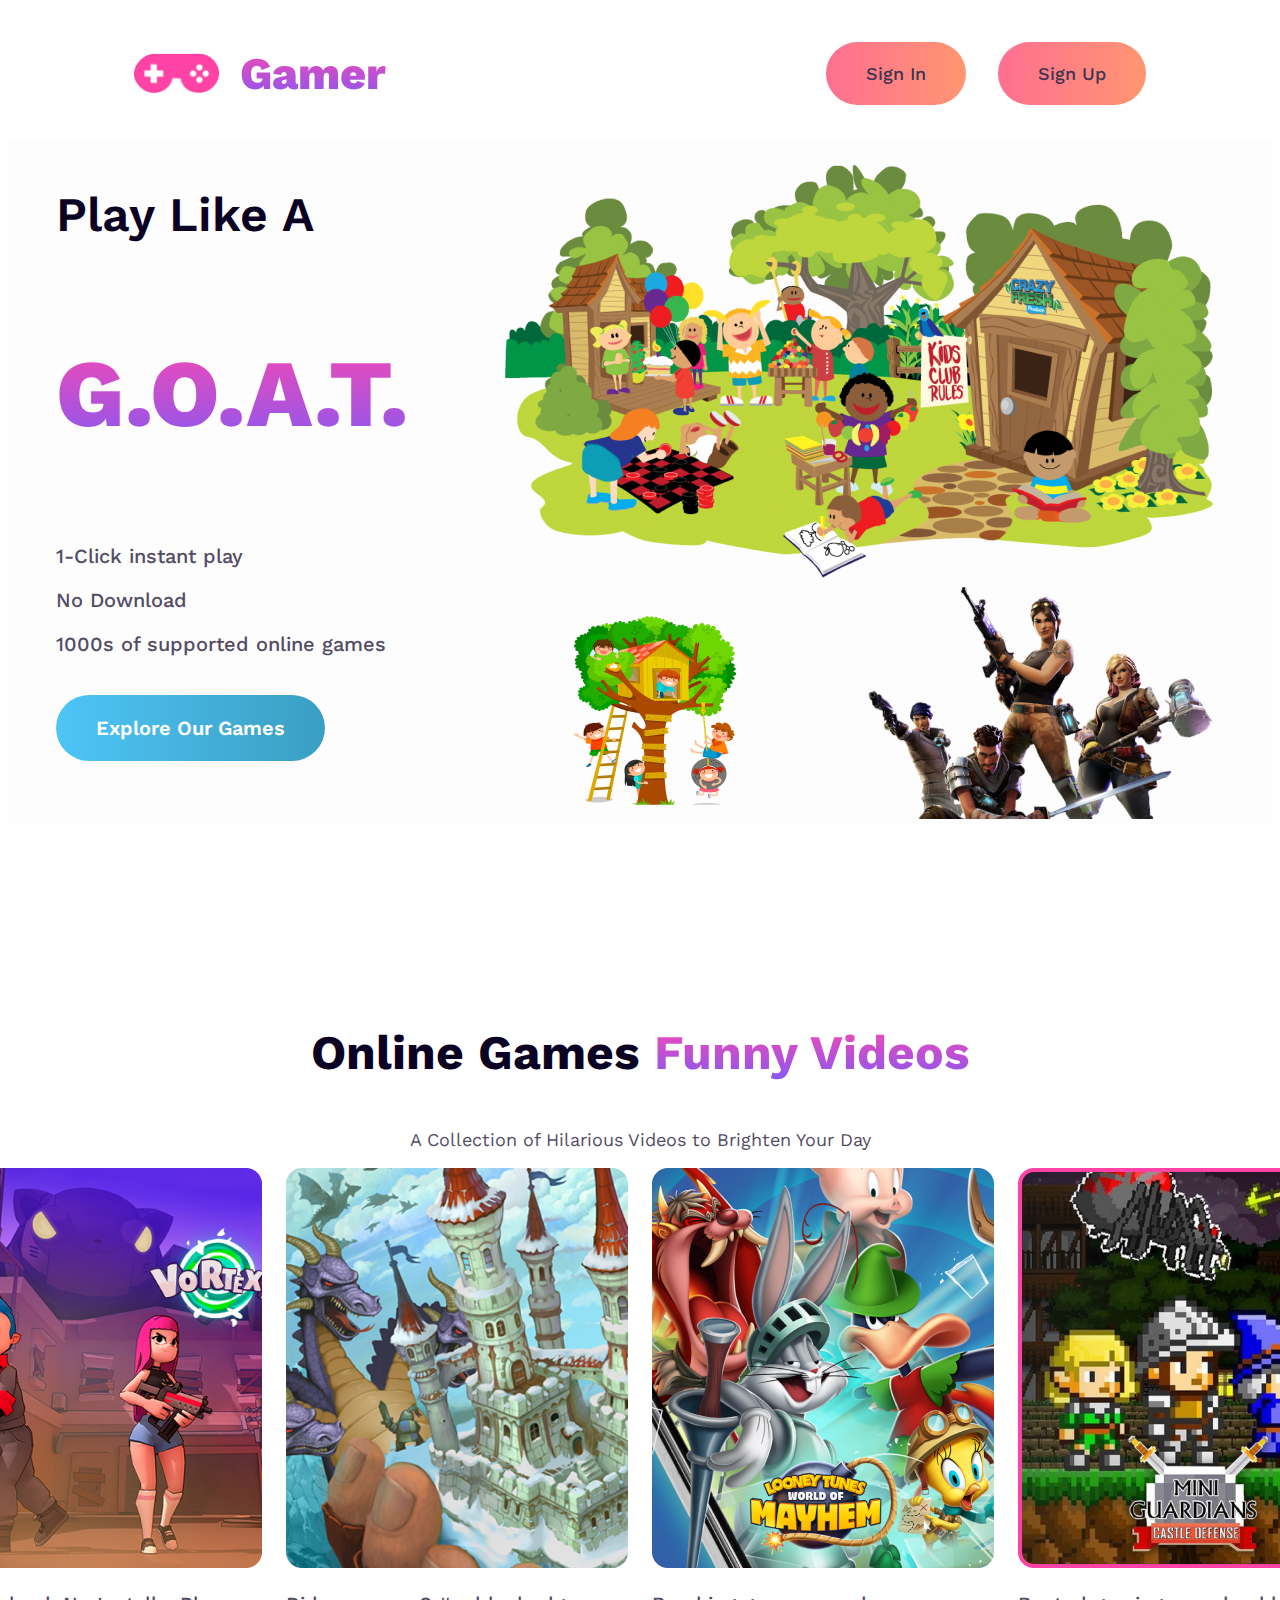
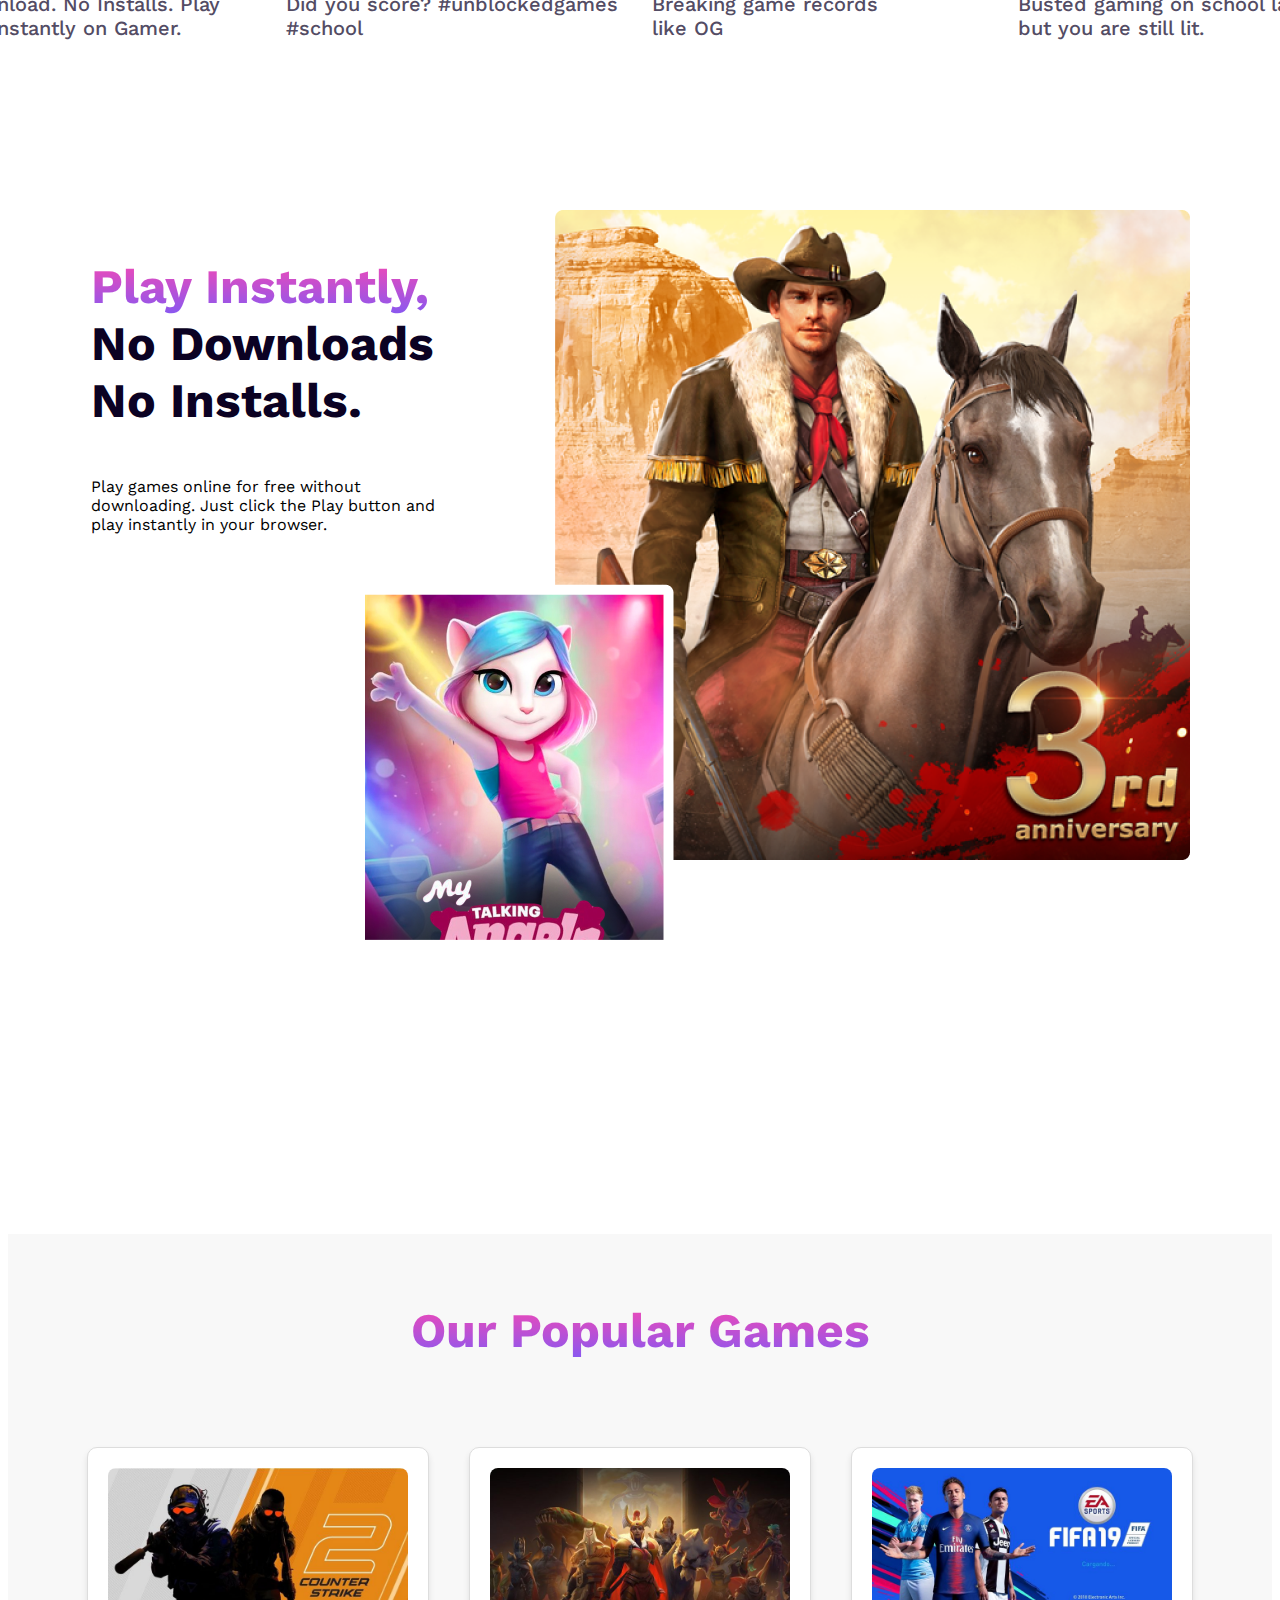
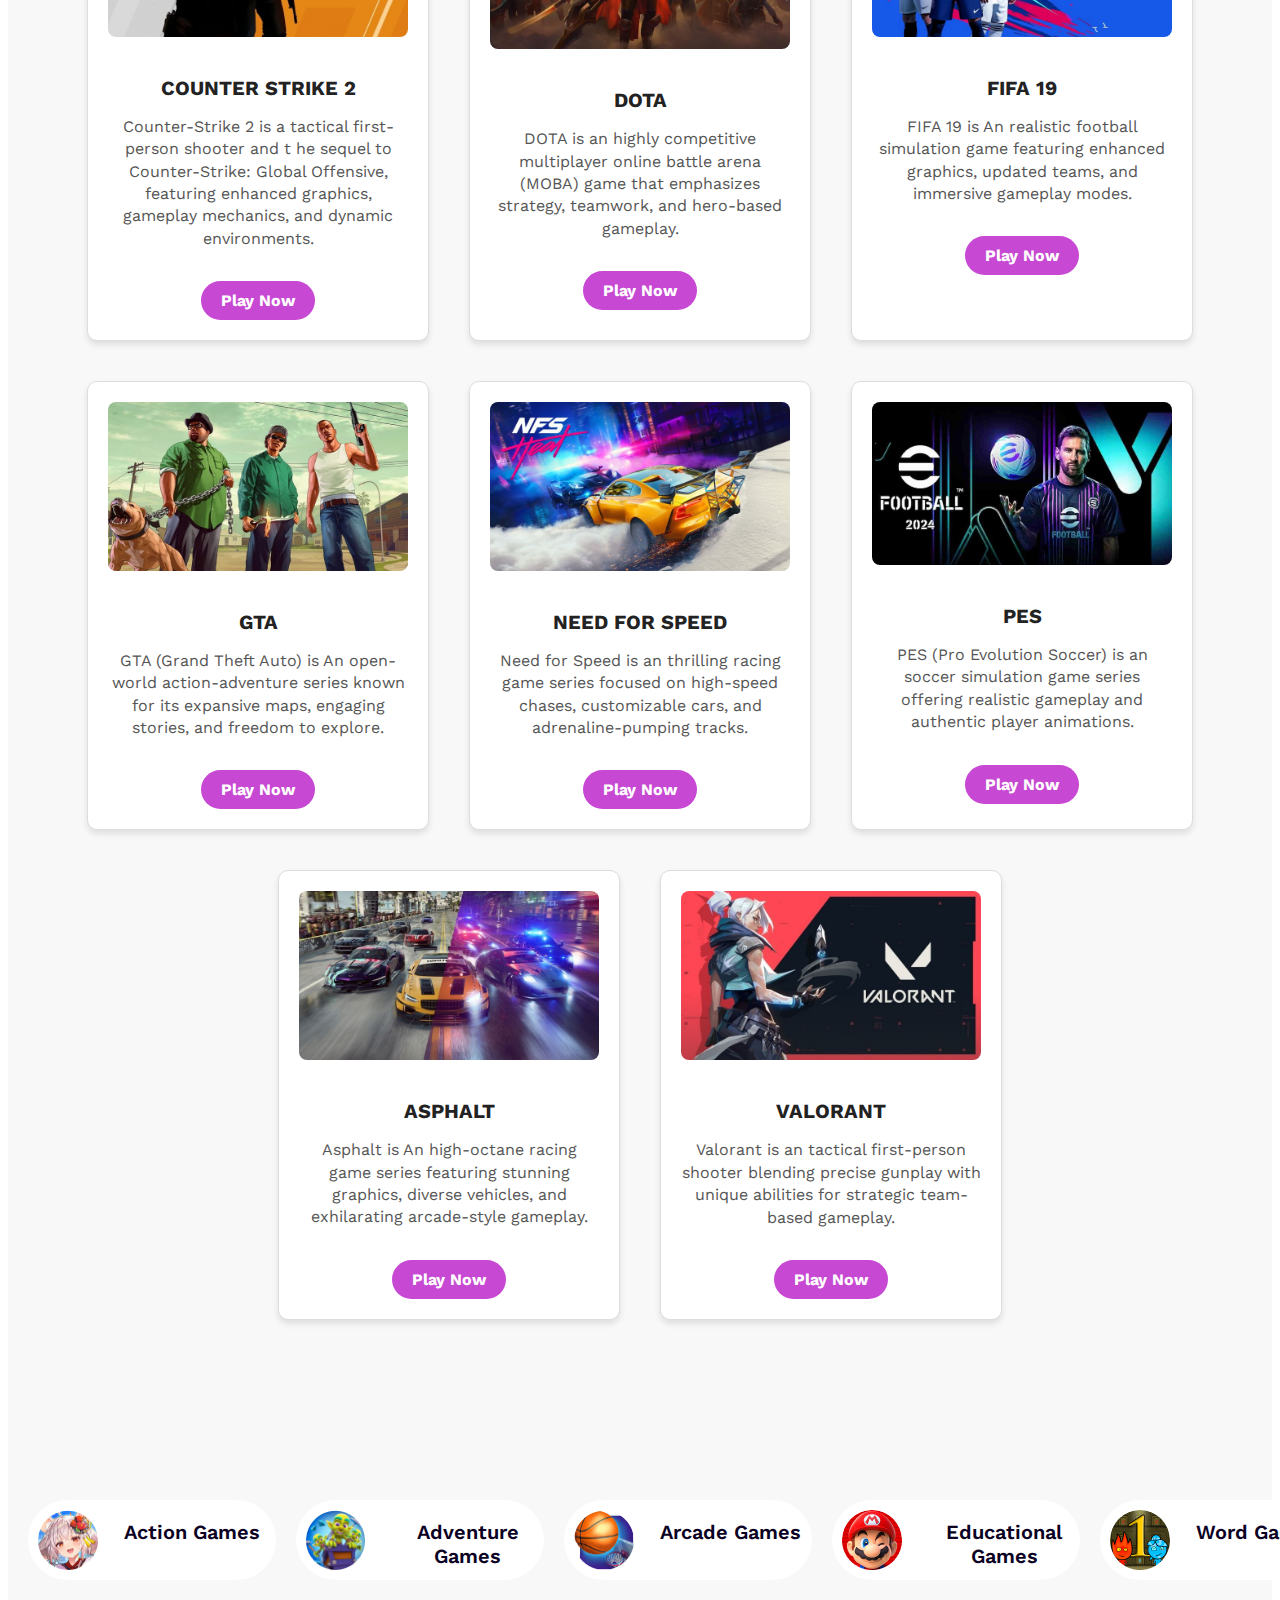
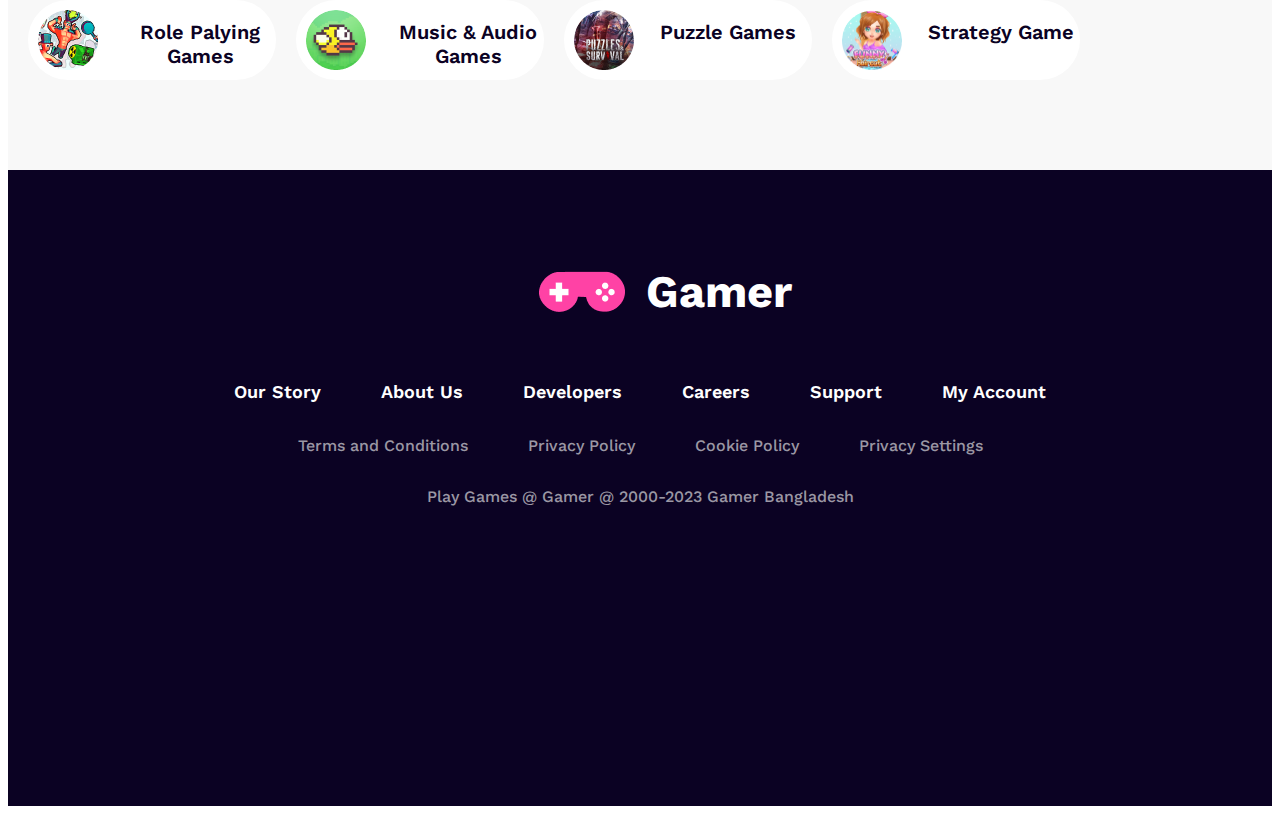
<file: index.html>
<!DOCTYPE html>
<html lang="en">

<head>
    <meta charset="UTF-8">
    <meta name="viewport" content="width=device-width, initial-scale=1.0">
    <link rel="shortcut icon" type="imag/png" href="images/Frame.png">
    <title>Gamer</title>
    <link rel="stylesheet" href="styles/styles.css">
    <link rel="stylesheet" href="styles/responsive.css">
</head>

<body>
    <header>
        <!-- Navbar Section start  -->
        <nav class="nav-container">
            <div class="nav-logo-container">
                <img class="nav-logo" src="images/Frame.png" alt="">
                <p class="nav-title">Gamer</p>

            </div>
            <div class="nav-item-container">
               
                <a class="sing-in-btn" href="signin/signin.html">Sign In</a>
                <a class="sing-up-btn" href="signUp/signup.html">Sign Up</a>

            </div>
        </nav>
        <!-- Navbar Section End  -->


        <!-- Banner section start -->
        <div class="banner">
            <div class="banner-container">
                <div class="banner-content">
                    <p class="banner-title">Play Like A</p>
                    <p class="banner-title-goat">G.O.A.T.</p>
                    <p class="banner-description">1-Click instant play</p>
                    <p class="banner-description">No Download</p>
                    <p class="banner-description">1000s of supported online games</p>
                </div>
                <div class="banner-btn">
                   
                    
                    <a class="explore-btn" href="exploreGames/explore.html">Explore Our Games</a>
                </div>
            </div>
            <div class="banner-images">
                <img src="images/Group 18.png" alt="">
            </div>
        </div>

        <!-- Banner section End -->
    </header>
    <main>
        <!-- Funny videos SeCtion start -->
        <div class="funny">
            <p class="funny-title">Online Games <span class="funny-video-color">Funny Videos</span></p>
            <p class="funny-description">A Collection of Hilarious Videos to Brighten Your Day</p>
            <div class="funny-content">
                <div class="funny-video">
                    <img src="images/Rectangle 4.png" alt="">
                    <p class="funny-video-description">No Download. No Installs. Play <br> games Instantly on Gamer.</p>
                </div>
                <div class="funny-video">
                    <img src="images/Rectangle 5.png" alt="">
                    <p class="funny-video-description">Did you score? #unblockedgames <br> #school</p>
                </div>
                <div class="funny-video">
                    <img src="images/Rectangle 6.png" alt="">
                    <p class="funny-video-description">Breaking game records <br> like OG</p>
                </div>
                <div class="funny-video">
                    <img src="images/Rectangle 7.png" alt="">
                    <p class="funny-video-description">Busted gaming on school laptop, <br> but you are still lit.</p>
                </div>
            </div>
        </div>
        <!-- Funny videos SeCtion End-->



        <!-- play SecTon -->
        <div class="play">
            <div class="play-content">
                <p class="play-content-title">
                    <span class="play-title-edit">Play Instantly, </span><br>No Downloads <br>No Installs.
                </p>
                <p class="play-content-description">
                    Play games online for free without <br>downloading. Just click the Play button and <br>play
                    instantly in your browser.
                </p>
            </div>
            <div class="play-image">
                <img src="images/Rectangle 55.png" alt="" class="main-img">
                <div class="sec-img">
                    <img src="images/Rectangle 66.png" alt="">
                </div>

            </div>
        </div>


        <!-- populer games -->
        <div class="game">
            <div class="title">
                <p>Our Popular Games</p>
            </div>
            <div class="cards">
                <!-- Card 1 -->
                <div class="card">
                    <img src="images/csgo.jpeg" alt="Game 1" class="card-image">
                    <p class="card-title">COUNTER STRIKE 2</p>
                    <p class="card-description">Counter-Strike 2 is a tactical first-person shooter and t
                        he sequel to Counter-Strike: Global Offensive, featuring enhanced graphics, gameplay mechanics, and dynamic environments.</p>
                    <button class="card-button">Play Now</button>
                </div>
                <!-- Card 2 -->
                <div class="card">
                    <img src="images/dota.jpeg" alt="dota" class="card-image">
                    <p class="card-title">DOTA</p>
                    <p class="card-description">
                        DOTA is an highly competitive multiplayer online battle arena (MOBA) game that emphasizes strategy, teamwork, and hero-based gameplay.</p>
                    <button class="card-button">Play Now</button>
                </div>
                <!-- Card 3 -->
                <div class="card">
                    <img src="images/fifa.jpeg" alt="Game 3" class="card-image">
                    <p class="card-title">FIFA 19</p>
                    <p class="card-description">FIFA 19 is An realistic football simulation game featuring enhanced graphics, updated teams, and immersive gameplay modes.</p>
                    <button class="card-button">Play Now</button>
                </div>
                <!-- Card 4 -->
                <div class="card">
                    <img src="images/gta.jpeg" alt="Game 4" class="card-image">
                    <p class="card-title">GTA</p>
                    <p class="card-description">GTA (Grand Theft Auto) is An open-world action-adventure series known for its expansive maps, engaging stories, and freedom to explore.</p>
                    <button class="card-button">Play Now</button>
                </div>
                <!-- Card 5 -->
                <div class="card">
                    <img src="images/nfs.jpeg" alt="Game 5" class="card-image">
                    <p class="card-title">NEED FOR SPEED</p>
                    <p class="card-description">Need for Speed is an thrilling racing game series focused on high-speed chases, customizable cars, and adrenaline-pumping tracks.</p>
                    <button class="card-button">Play Now</button>
                </div>
                <!-- Card 6 -->
                <div class="card">
                    <img src="images/pes.jpeg" alt="Game 6" class="card-image">
                    <p class="card-title">PES</p>
                    <p class="card-description">PES (Pro Evolution Soccer) is an soccer simulation game series offering realistic gameplay and authentic player animations.</p>
                    <button class="card-button">Play Now</button>
                </div>
                <!-- Card 7 -->
                <div class="card">
                    <img src="images/asphalt.jpeg" alt="Game 7" class="card-image">
                    <p class="card-title">ASPHALT</p>
                    <p class="card-description">
                        Asphalt is An high-octane racing game series featuring stunning graphics, diverse vehicles, and exhilarating arcade-style gameplay.</p>
                    <button class="card-button">Play Now</button>
                </div>
                <!-- Card 8 -->
                <div class="card">
                    <img src="images/valorant.jpeg" alt="Game 8" class="card-image">
                    <p class="card-title">VALORANT</p>
                    <p class="card-description">Valorant is an tactical first-person shooter blending precise gunplay with unique abilities for strategic team-based gameplay.</p>
                    <button class="card-button">Play Now</button>
                </div>
        </div>



        <!-- Catagory -->
        <div class="catagory">
            <div class="pc">
                <img class="cata-img" src="images/Rectangle 11.png" alt="">
                <p class="catagory-title">Action Games</p>
            </div>
            <div class="pc">
                <img class="cata-img" src="images/Rectangle 12.png" alt="">
                <p class="catagory-title">Adventure Games</p>
            </div>
            <div class="pc">
                <img class="cata-img" src="images/Rectangle 13.png" alt="">
                <p class="catagory-title">Arcade Games</p>
            </div>
            <div class="pc">
                <img class="cata-img" src="images/Rectangle 14.png" alt="">
                <p class="catagory-title">Educational Games</p>
            </div>
            <div class="pc">
                <img class="cata-img" src="images/Rectangle 15.png" alt="">
                <p class="catagory-title">Word Games</p>
            </div>
            <div class="pc">
                <img class="cata-img" src="images/Rectangle 16.png" alt="">
                <p class="catagory-title">Role Palying Games</p>
            </div>
            <div class="pc">
                <img class="cata-img" src="images/Rectangle 17.png" alt="">
                <p class="catagory-title">Music & Audio Games</p>
            </div>
            <div class="pc">
                <img class="cata-img" src="images/Rectangle 18.png" alt="">
                <p class="catagory-title">Puzzle Games</p>
            </div>
            <div class="pc">
                <img class="cata-img" src="images/Rectangle 19.png" alt="">
                <p class="catagory-title">Strategy Game</p>
            </div>

        </div>


    </main>
    <footer>
        <div class="footer">
            <div class="footer-title">
                <img class="footer-title-logo" src="images/Frame.png" alt="">
                <p class="footer-main-title"> <span class="g-color">G</span>amer</p>
            </div>
            <div class="LInks">
                <p class="link-title">Our Story</p>
                <p class="link-title">About Us</p>
                <p class="link-title">Developers</p>
                <p class="link-title">Careers</p>
                <p class="link-title">Support</p>
                <p class="link-title">My Account</p>
            </div>
            <!-- Terms and condition -->
            <div class="terms">
                <p class="tearms-title">Terms and Conditions</p>
                <p class="tearms-title">Privacy Policy</p>
                <p class="tearms-title">Cookie Policy</p>
                <p class="tearms-title">Privacy Settings</p>
            </div>
            <div class="copyright">
                <p>Play Games @ Gamer @ 2000-2023 Gamer Bangladesh</p>
            </div>


        </div>



    </footer>

</body>

</html>
</file>
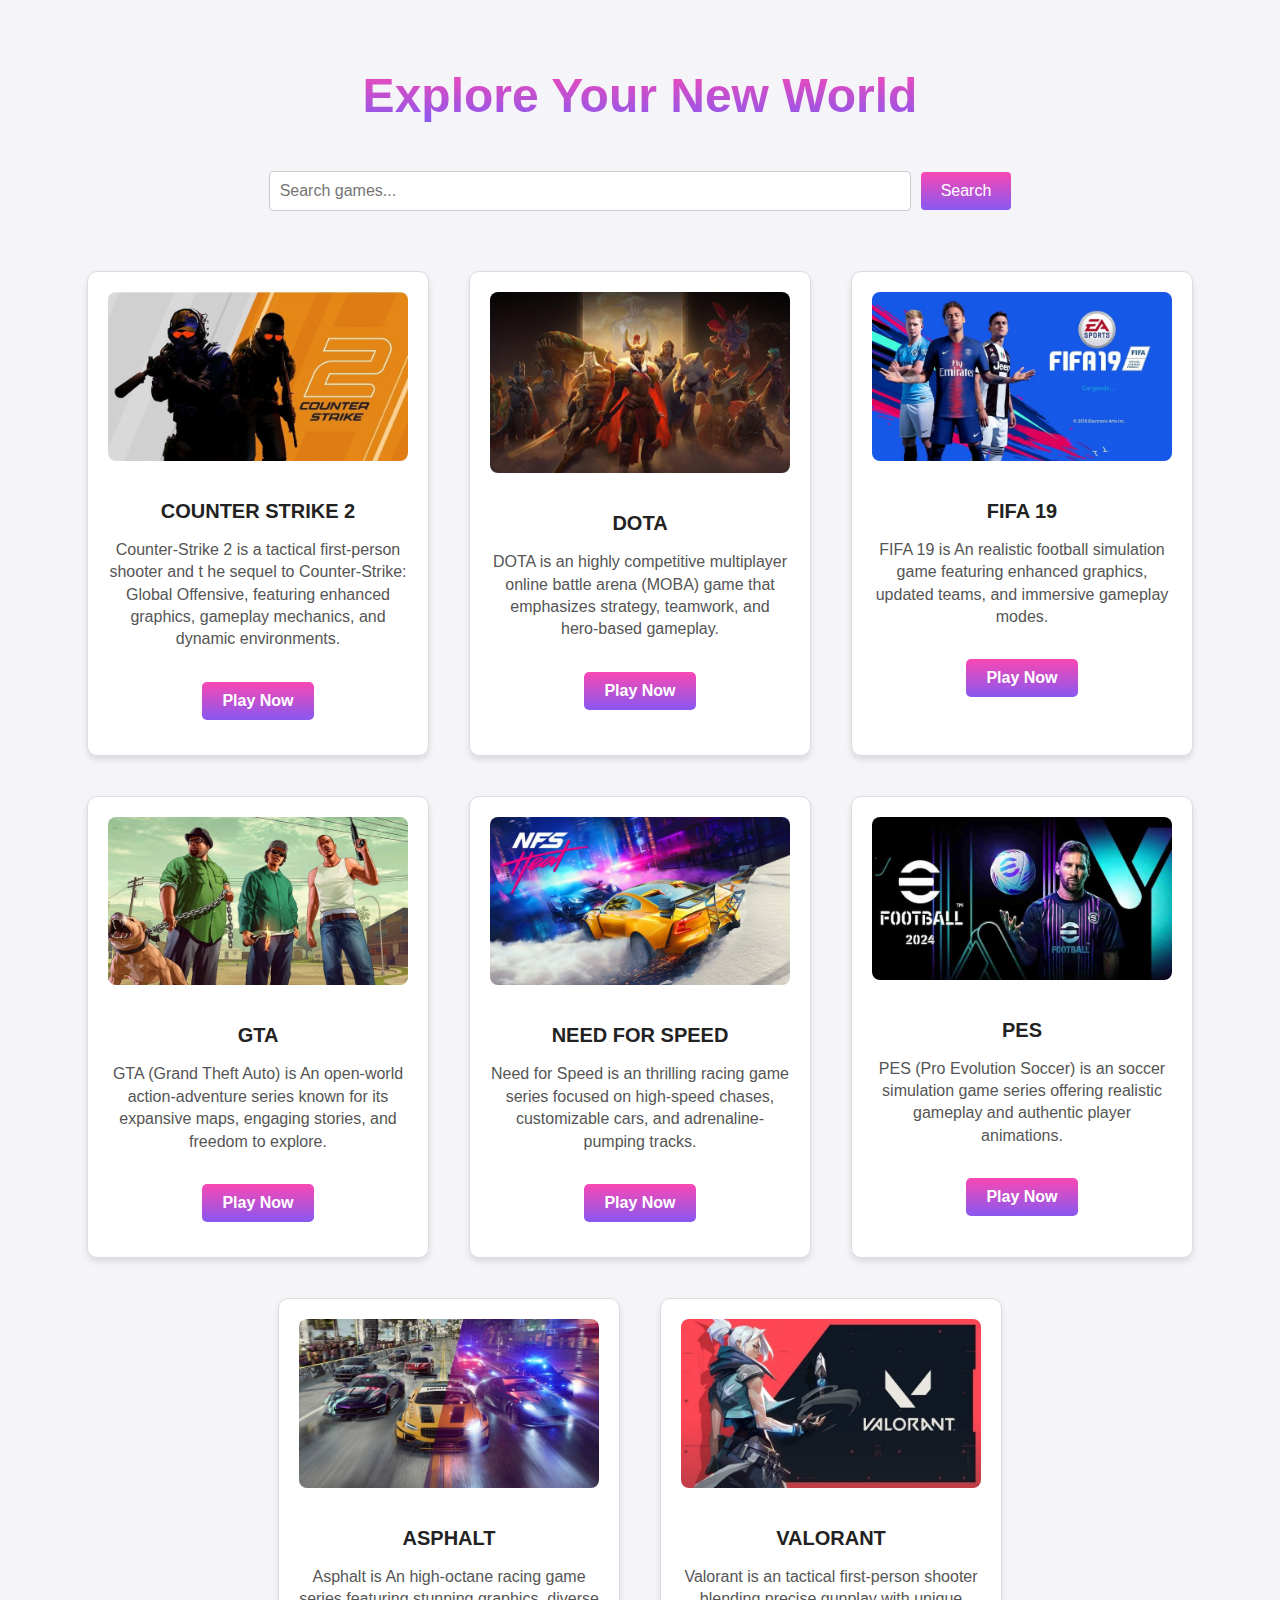
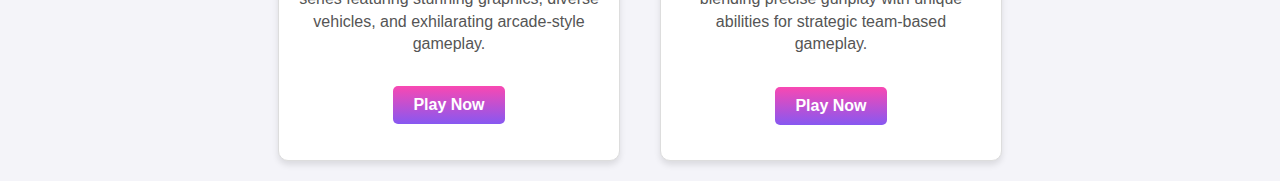
<file: exploreGames/explore.html>
<!DOCTYPE html>
<html lang="en">
<head>
    <meta charset="UTF-8">
    <meta name="viewport" content="width=device-width, initial-scale=1.0">
    <title>Explore Games</title>
    <link rel="stylesheet" href="explore.css">
</head>
<body>

     <!-- explore games -->
     <div class="game">
        <div class="title">
            <p>Explore Your New World</p>
        </div>

        <!-- Search Bar -->
        <div class="search-bar">
            <input type="text" id="search" placeholder="Search games..." />
            <button class="search-button">Search</button>
        </div>

        <div class="cards">
            <!-- Card 1 -->
            <div class="card">
                <img src="csgo.jpeg" alt="Game 1" class="card-image">
                <p class="card-title">COUNTER STRIKE 2</p>
                <p class="card-description">Counter-Strike 2 is a tactical first-person shooter and t
                    he sequel to Counter-Strike: Global Offensive, featuring enhanced graphics, gameplay mechanics, and dynamic environments.</p>
                <button class="card-button">Play Now</button>
            </div>
            <!-- Card 2 -->
            <div class="card">
                <img src="dota.jpeg" alt="dota" class="card-image">
                <p class="card-title">DOTA</p>
                <p class="card-description">
                    DOTA is an highly competitive multiplayer online battle arena (MOBA) game that emphasizes strategy, teamwork, and hero-based gameplay.</p>
                <button class="card-button">Play Now</button>
            </div>
            <!-- Card 3 -->
            <div class="card">
                <img src="fifa.jpeg" alt="Game 3" class="card-image">
                <p class="card-title">FIFA 19</p>
                <p class="card-description">FIFA 19 is An realistic football simulation game featuring enhanced graphics, updated teams, and immersive gameplay modes.</p>
                <button class="card-button">Play Now</button>
            </div>
            <!-- Card 4 -->
            <div class="card">
                <img src="gta.jpeg" alt="Game 4" class="card-image">
                <p class="card-title">GTA</p>
                <p class="card-description">GTA (Grand Theft Auto) is An open-world action-adventure series known for its expansive maps, engaging stories, and freedom to explore.</p>
                <button class="card-button">Play Now</button>
            </div>
            <!-- Card 5 -->
            <div class="card">
                <img src="nfs.jpeg" alt="Game 5" class="card-image">
                <p class="card-title">NEED FOR SPEED</p>
                <p class="card-description">Need for Speed is an thrilling racing game series focused on high-speed chases, customizable cars, and adrenaline-pumping tracks.</p>
                <button class="card-button">Play Now</button>
            </div>
            <!-- Card 6 -->
            <div class="card">
                <img src="pes.jpeg" alt="Game 6" class="card-image">
                <p class="card-title">PES</p>
                <p class="card-description">PES (Pro Evolution Soccer) is an soccer simulation game series offering realistic gameplay and authentic player animations.</p>
                <button class="card-button">Play Now</button>
            </div>
            <!-- Card 7 -->
            <div class="card">
                <img src="asphalt.jpeg" alt="Game 7" class="card-image">
                <p class="card-title">ASPHALT</p>
                <p class="card-description">
                    Asphalt is An high-octane racing game series featuring stunning graphics, diverse vehicles, and exhilarating arcade-style gameplay.</p>
                <button class="card-button">Play Now</button>
            </div>
            <!-- Card 8 -->
            <div class="card">
                <img src="valorant.jpeg" alt="Game 8" class="card-image">
                <p class="card-title">VALORANT</p>
                <p class="card-description">Valorant is an tactical first-person shooter blending precise gunplay with unique abilities for strategic team-based gameplay.</p>
                <button class="card-button">Play Now</button>
            </div>
    </div>

</body>
</html>
</file>
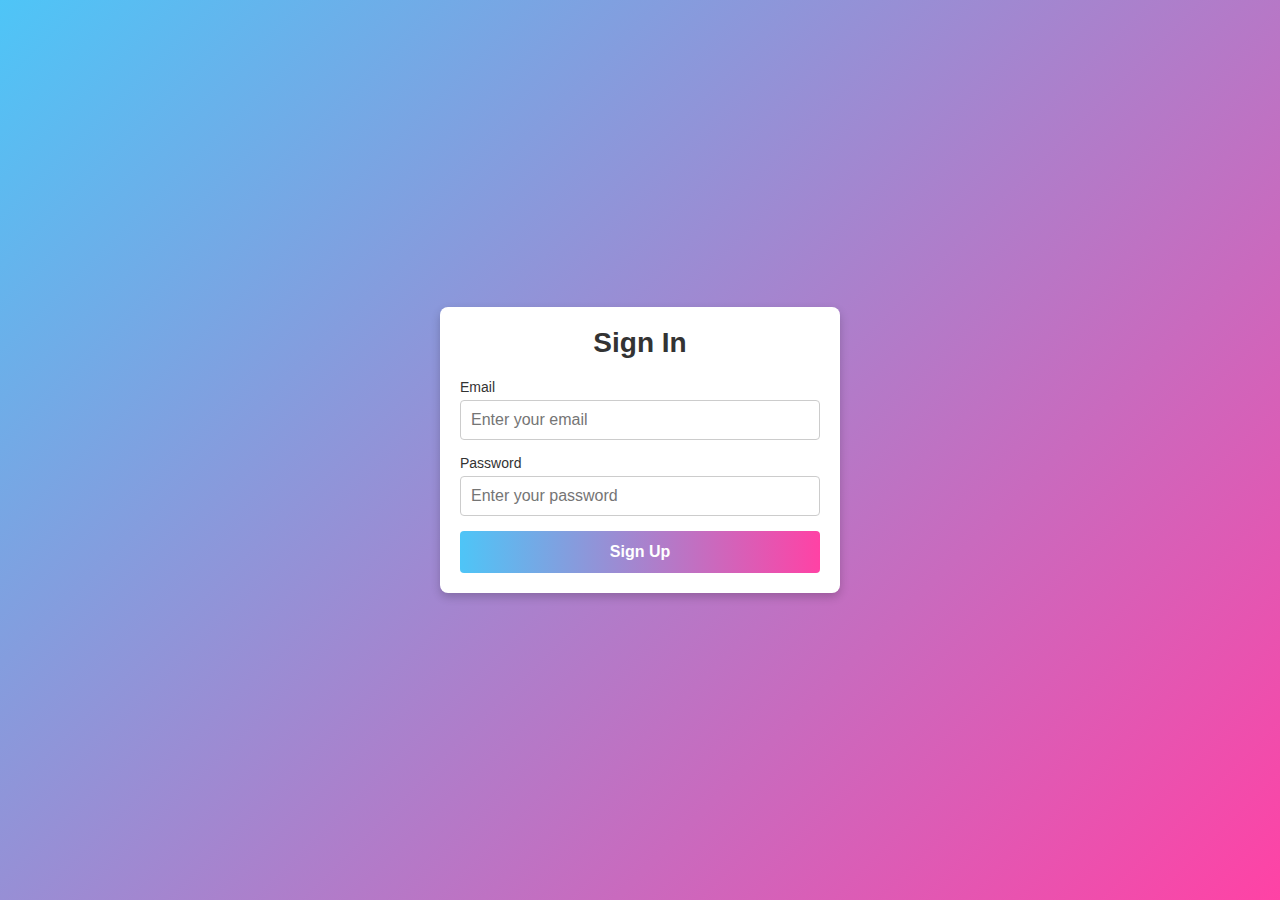
<file: signin/signin.html>
<!DOCTYPE html>
<html lang="en">
<head>
    <meta charset="UTF-8">
    <meta name="viewport" content="width=device-width, initial-scale=1.0">
    <title>Sign Up</title>
    <link rel="stylesheet" href="signin.css">
</head>
<body>
    <div class="container">
        <div class="form-container">
            <h1>Sign In</h1>
            <form action="#" method="post">
                
                <div class="form-group">
                    <label for="email">Email</label>
                    <input type="email" id="email" name="email" placeholder="Enter your email" required>
                </div>
                <div class="form-group">
                    <label for="password">Password</label>
                    <input type="password" id="password" name="password" placeholder="Enter your password" required>
                </div>
                <button type="submit" class="btn">Sign Up</button>
            </form>
        </div>
    </div>
</body>
</html>
</file>
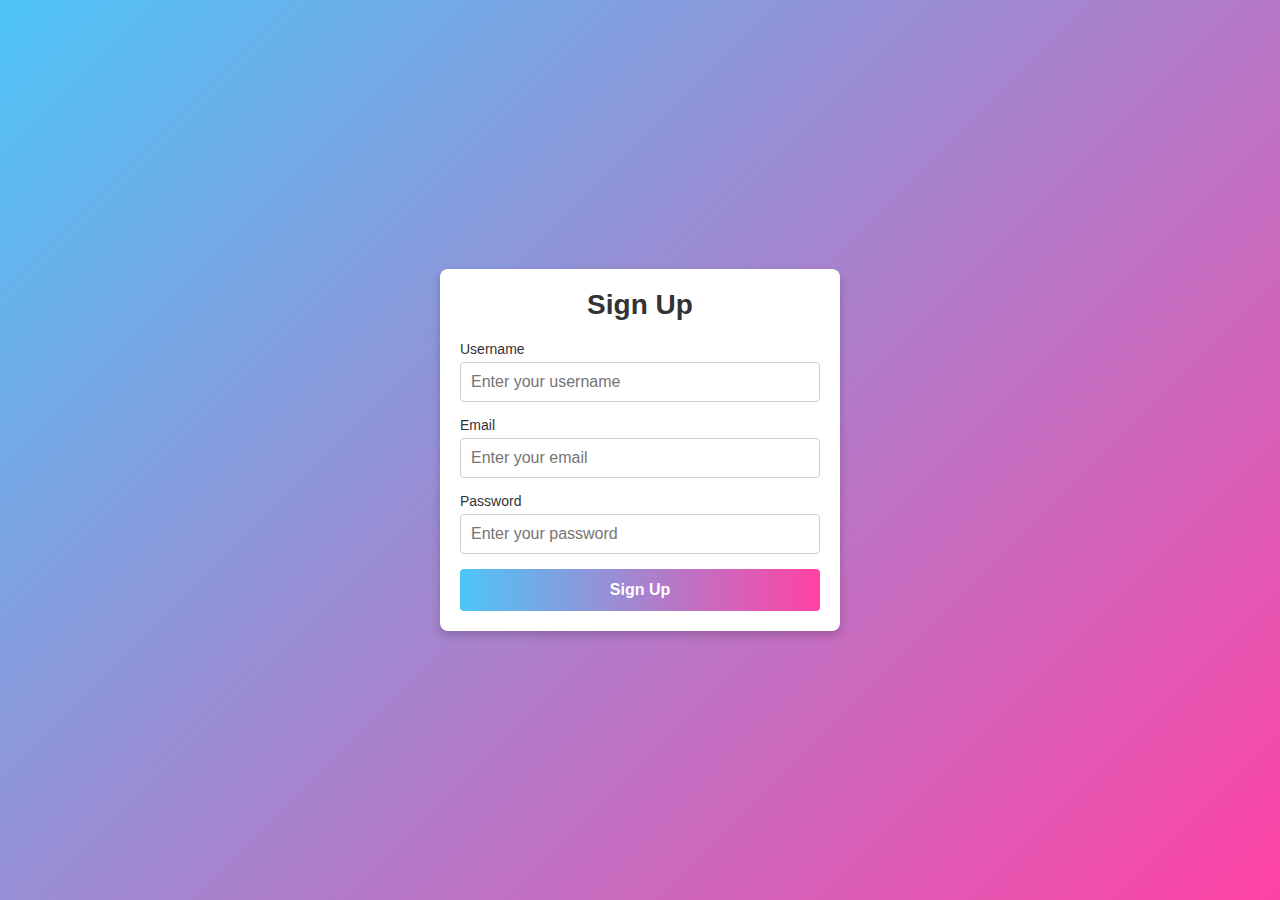
<file: signUp/signup.html>
<!DOCTYPE html>
<html lang="en">
<head>
    <meta charset="UTF-8">
    <meta name="viewport" content="width=device-width, initial-scale=1.0">
    <title>Sign Up</title>
    <link rel="stylesheet" href="signup.css">
</head>
<body>
    <div class="container">
        <div class="form-container">
            <h1>Sign Up</h1>
            <form action="#" method="post">
                <div class="form-group">
                    <label for="username">Username</label>
                    <input type="text" id="username" name="username" placeholder="Enter your username" required>
                </div>
                <div class="form-group">
                    <label for="email">Email</label>
                    <input type="email" id="email" name="email" placeholder="Enter your email" required>
                </div>
                <div class="form-group">
                    <label for="password">Password</label>
                    <input type="password" id="password" name="password" placeholder="Enter your password" required>
                </div>
                <button type="submit" class="btn">Sign Up</button>
            </form>
        </div>
    </div>
</body>
</html>
</file>
<file: styles/styles.css>
/* Work sans font */
@import url('https://fonts.googleapis.com/css2?family=Lato:wght@700&family=Open+Sans:wght@300&family=Work+Sans:wght@400;500;600;700;800&display=swap');
/* Shared Styles */

* {
    font-family: 'Lato', sans-serif;
    font-family: 'Open Sans', sans-serif;
    font-family: 'Work Sans', sans-serif;
}


/* Navbar SecTion Start */
.nav-container {
    width: 100%;
    height: 130px;
    background: #FFF;

    display: flex;
    justify-content: space-between;
}

.nav-logo-container {
    display: flex;
    gap: 20px;
    align-items: center;
    padding-left: 10%;
}

.nav-logo {
    width: 86.041px;


}

.nav-title {
    font-size: 45px;
    font-weight: 800;
    background: linear-gradient(180deg, #F948B2 0%, #8758F1 100%);
    -webkit-background-clip: text;
    -webkit-text-fill-color: transparent;
}



.nav-item-container {
    display: flex;
    align-items: center;
    gap: 32px;
    padding-right: 10%;
}

.nav-item-container a {
    color: #3C354F;
    font-size: 18px;
    font-weight: 500;
    text-decoration: none;
}


.sing-up-btn {
    padding: 21px 40px;
    align-items: center;
    border-radius: 48px;
    background: linear-gradient(90deg, #FF6F91, #FF9671); 
    color: #FFF;
    font-size: 20px;
    font-weight: 600;
    transition: background 0.3s ease, transform 0.3s ease, color 0.3s ease;
}

.sing-up-btn:hover {
    background: linear-gradient(90deg, #FF9671, #FFC75F);
    transform: scale(1.05);
    color: #FFFFFF; 
    cursor: pointer;
}

.sing-in-btn {
    padding: 21px 40px;
    align-items: center;
    border-radius: 48px;
    background: linear-gradient(90deg, #FF6F91, #FF9671); 
    color: #FFF;
    font-size: 20px;
    font-weight: 600;
    transition: background 0.3s ease, transform 0.3s ease, color 0.3s ease;
}
.sing-in-btn:hover {

    background: linear-gradient(90deg, #FF9671, #FFC75F);
    transform: scale(1.05);
    color: #FFFFFF; 
    cursor: pointer;
}

/* Navbar SecTion End */

/* Banner section start */

.banner {
    display: flex;
    justify-content: space-around;
    background-color: #FDFDFD;

}

.banner-container {
    background-image: url(../images/Group\ 14.png) 901px 700px;
}

.banner-title {
    color: #0B0223;
    font-size: 48px;
    font-weight: 600;

}

.banner-title-goat {
    font-size: 95px;
    font-weight: 800;
    background: linear-gradient(180deg, #F948B2 0%, #8758F1 100%);
    -webkit-background-clip: text;
    -webkit-text-fill-color: transparent;
}

.banner-description {
    color: #534C64;
    font-size: 20px;
    font-weight: 500;

}

.banner-btn {
    gap: 24px;
    margin-top: 60px;

}


.explore-btn {
    
    padding: 21px 40px;
    align-items: center;
    border-radius: 36px;
    background: linear-gradient(90deg, #4EC5F7, #3A9EC2); 
    color: #FFF;
    font-size: 20px;
    font-weight: 600;
    transition: background 0.3s ease, transform 0.3s ease, color 0.3s ease;
    text-decoration: none;
}

.explore-btn:hover {
    background: linear-gradient(90deg, #3A9EC2, #FF6F91); 
    transform: scale(1.05);
    color: #FFFFFF; 
    cursor: pointer;
}


/* Banner section End */


/* Funny videos SeCtion start */
.funny {
    margin-top: 200px;
}

.funny-title {
    color: #0B0223;
    text-align: center;
    font-size: 48px;
    font-weight: 700;

}

.funny-video-color {
    background: linear-gradient(180deg, #F948B2 0%, #8758F1 100%);
    -webkit-background-clip: text;
    -webkit-text-fill-color: transparent;
    font-size: 48px;
    font-weight: 700;
}

.funny-description {
    color: #534C64;
    text-align: center;
    font-size: 18px;
    font-weight: 400;
}

.funny-content {
    display: flex;
    gap: 24px;
    justify-content: center;
}

.funny-video-description {
    color: #534C64;
    font-family: Work Sans;
    font-size: 20px;
    font-weight: 500;
}


/* Funny videos SeCtion End */


/* play SecTon */
.play {
    display: flex;
    justify-content: center;
    gap: 120px;
    margin-top: 150px;

}

.play-content-title {
    color: #0B0223;
    font-family: Work Sans;
    font-size: 48px;

    font-weight: 700;

}

.play-title-edit {

    font-size: 48px;
    font-weight: 700;
    background: linear-gradient(180deg, #F948B2 0%, #8758F1 100%);
    -webkit-background-clip: text;
    -webkit-text-fill-color: transparent;
}

.sec-img {
    width: 318.5px;
    position: relative;
    bottom: 280px;
    right: 200px;
    border-radius: 8px solid #FFF;


}


/* Popular Games Section */
.game {
    padding: 20px 20px;
    background-color: #f8f8f8;
    text-align: center;
}

.game .title {
    font-size: 48px;
    font-weight: 700;
    background: linear-gradient(180deg, #F948B2 0%, #8758F1 100%);
    -webkit-background-clip: text;
    -webkit-text-fill-color: transparent;
}

.cards {
    padding-top: 40px;
    display: flex;
    flex-wrap: wrap;
    justify-content: center;
    gap: 40px;
}

.card {
    background-color: #fff;
    border: 1px solid #ddd;
    border-radius: 10px;
    width: 300px;
    padding: 20px;
    box-shadow: 0 4px 6px rgba(0, 0, 0, 0.1);
    transition: transform 0.3s ease, background-color 0.3s ease, box-shadow 0.3s ease;
    cursor: pointer;
    text-align: left;
}

.card:hover {
    transform: translateY(-10px);
    background-color: #f4f4f4;
    box-shadow: 0 6px 12px rgba(0, 0, 0, 0.15);
}

.card-image {
    width: 100%;
    border-radius: 8px;
    margin-bottom: 15px;
    object-fit: cover;
}

.card-title {
    font-size: 20px;
    font-weight: bold;
    margin-bottom: 10px;
    color: #222;
}

.card-description {
    font-size: 16px;
    color: #555;
    line-height: 1.4;
}


.card-button {
    display: inline-block;
    margin-top: 15px;
    padding: 10px 20px;
    background-color: #c748d3;
    color: #fff;
    font-size: 16px;
    font-weight: bold;
    border: none;
    border-radius: 20px;
    text-align: center;
    text-decoration: none;
    cursor: pointer;
    transition: background-color 0.3s ease, transform 0.3s ease;
}

.card-button:hover {
   
    transform: translateY(-3px);
}
.card {
    text-align: center;
}



/* catagory */
.catagory {
    display: grid;
    grid-template-columns: repeat(5, 1fr);
    gap: 20px;
    justify-items: center;
    align-items: center;
    margin-top: 180px;
    margin-bottom: 70px;
}

.pc {
    width: 248px;
    height: 80px;
    border-radius: 50px;
    background: #FFF;
    display: flex;
    gap: 16px;
}

.pc:hover {
    background-color: #FF42A5;
}


.catagory-title {
    text-align: center;
    align-items: center;
    color: #0B0223;
    font-size: 20px;
    font-weight: 600;



}

.cata-img {
    width: 60px;
    height: 60px;
    border-radius: 50px;
    padding: 10px 10px 78px 10px;

}

/* Footer */
.footer {
    width: 100%;
    height: 636px;
    background: #0B0223;
}

.footer-title {
    display: flex;
    align-items: center;
    padding-left: 42%;
    padding-top: 4%;
    gap: 20px;
}

.footer-main-title {
    color: #FFF;


    font-size: 45px;

    font-weight: 700;

}

.LInks {
    display: flex;
    justify-content: center;
    gap: 60px;
}

.link-title {
    color: #FFF;
    font-size: 18px;
    font-weight: 600;

}

.terms {
    display: flex;
    justify-content: center;
    gap: 60px;

}

.tearms-title {
    color: rgba(255, 255, 255, 0.60);
    font-size: 16px;
    font-weight: 500;

}

.copyright {
    display: flex;
    justify-content: center;
    color: rgba(255, 255, 255, 0.60);
    font-size: 16px;
    font-weight: 500;
}
</file>
<file: styles/responsive.css>
/* General styles for small screens */
@media (max-width: 768px) {
    .nav-container {
        flex-direction: column;
        height: auto;
        padding: 20px;
        gap: 20px;
    }

    .nav-item-container {
        flex-direction: column;
        gap: 10px;
        padding-right: 0;
    }

    .banner {
        flex-direction: column;
        padding: 20px;
        text-align: center;
    }

    .banner-container {
        background-image: none;
    }

    .banner-btn {
        flex-direction: column;
        gap: 10px;
    }

    .funny-content {
        flex-wrap: wrap;
        gap: 10px;
    }

    .play {
        flex-direction: column;
        align-items: center;
        gap: 40px;
    }

    .play-content-title {
        font-size: 36px;
        text-align: center;
    }

    .sec-img {
        position: static;
        margin-top: 20px;
    }

    .cards {
        flex-direction: column;
        align-items: center;
    }

    .card {
        width: 90%;
    }

    .catagory {
        grid-template-columns: repeat(2, 1fr);
        gap: 10px;
    }

    .footer {
        height: auto;
        padding: 20px;
        text-align: center;
    }

    .footer-title {
        flex-direction: column;
        gap: 10px;
    }

    .LInks, .terms {
        flex-direction: column;
        gap: 10px;
    }
}

/* For very small screens (mobile phones) */
@media (max-width: 480px) {
    .nav-title {
        font-size: 1.5rem;
    }

    .banner-title {
        font-size: 36px;
    }

    .banner-title-goat {
        font-size: 60px;
    }

    .funny-title {
        font-size: 28px;
    }

    .play-content-title {
        font-size: 24px;
    }

    .catagory {
        grid-template-columns: 1fr;
    }
}
</file>
<file: exploreGames/explore.css>
body {
    margin: 0;
    font-family: Arial, sans-serif;
    background-color: #f4f4f9;
    color: #333;
}

.game {
    text-align: center;
    padding: 20px;
}

.title p {
    background: linear-gradient(180deg, #F948B2 0%, #8758F1 100%);
    -webkit-background-clip: text;
    -webkit-text-fill-color: transparent;
    font-size: 48px;
    font-weight: 700;
}


/* Search Bar */
.search-bar {
    display: flex;
    justify-content: center;
    align-items: center;
    margin: 20px 0;
    gap: 10px;
}

.search-bar input {
    width: 50%;
    padding: 10px;
    font-size: 16px;
    border: 1px solid #ccc;
    border-radius: 4px;
    transition: border-color 0.3s ease;
}

.search-bar input:focus {
    border-color: #8758F1;
    outline: none;
}

.search-button {
    padding: 10px 20px;
    font-size: 16px;
    color: #fff;
    background: linear-gradient(180deg, #F948B2 0%, #8758F1 100%);
    border: none;
    border-radius: 4px;
    cursor: pointer;
    transition: background 0.3s ease, transform 0.3s ease;
}

.search-button:hover {
    background: linear-gradient(180deg, #8758F1 0%, #F948B2 100%);
    transform: scale(1.05);
}


.cards {
    padding-top: 40px;
    display: flex;
    flex-wrap: wrap;
    justify-content: center;
    gap: 40px;
}

.card {
    background-color: #fff;
    border: 1px solid #ddd;
    border-radius: 10px;
    width: 300px;
    padding: 20px;
    box-shadow: 0 4px 6px rgba(0, 0, 0, 0.1);
    transition: transform 0.3s ease, background-color 0.3s ease, box-shadow 0.3s ease;
    cursor: pointer;
    text-align: left;
}
.card {
    text-align: center;
}

.card:hover {
    transform: translateY(-10px);
    background-color: #f4f4f4;
    box-shadow: 0 6px 12px rgba(0, 0, 0, 0.15);
}

.card-image {
    width: 100%;
    border-radius: 8px;
    margin-bottom: 15px;
    object-fit: cover;
}

.card-title {
    font-size: 20px;
    font-weight: bold;
    margin-bottom: 10px;
    color: #222;
}

.card-description {
    font-size: 16px;
    color: #555;
    line-height: 1.4;
}

.card-button {
    margin: 15px;
    padding: 10px 20px;
    font-size: 1rem;
    font-weight: bold;
    color: #fff;
    background: linear-gradient(180deg, #F948B2 0%, #8758F1 100%);
    border: none;
    border-radius: 5px;
    cursor: pointer;
    transition: background 0.3s ease, transform 0.3s ease;
}

.card-button:hover {
    background: linear-gradient(180deg, #8758F1 0%, #F948B2 100%);
    transform: scale(1.05);
}

@media (max-width: 768px) {
    .title p {
        font-size: 2rem;
    }

    .card-description {
        font-size: 0.85rem;
    }

    .card-button {
        padding: 8px 16px;
        font-size: 0.9rem;
    }
}

@media (max-width: 480px) {
    .title p {
        font-size: 1.75rem;
    }

    .card-description {
        font-size: 0.8rem;
    }

    .card-button {
        padding: 6px 12px;
        font-size: 0.85rem;
    }
}
</file>
<file: signin/signin.css>
/* General */
* {
    margin: 0;
    padding: 0;
    box-sizing: border-box;
    font-family: 'Arial', sans-serif;
}

/* Body Styling */
body {
    display: flex;
    justify-content: center;
    align-items: center;
    min-height: 100vh;
    background: linear-gradient(135deg, #4EC5F7, #FF42A5);
    color: #FFF;
}

/* Container Styling */
.container {
    width: 90%;
    max-width: 400px;
    padding: 20px;
    background: #FFF;
    border-radius: 8px;
    box-shadow: 0px 4px 10px rgba(0, 0, 0, 0.2);
    color: #333;
}

/* Form Container */
.form-container h1 {
    text-align: center;
    margin-bottom: 20px;
    font-size: 28px;
    color: #333;
}

.form-group {
    margin-bottom: 15px;
}

label {
    display: block;
    margin-bottom: 5px;
    font-size: 14px;
}

input {
    width: 100%;
    padding: 10px;
    border: 1px solid #ccc;
    border-radius: 4px;
    font-size: 16px;
}

input:focus {
    border-color: #4EC5F7;
    outline: none;
    box-shadow: 0 0 5px rgba(78, 197, 247, 0.5);
}

/* Button Styling */
.btn {
    width: 100%;
    padding: 12px;
    background: linear-gradient(90deg, #4EC5F7, #FF42A5);
    border: none;
    border-radius: 4px;
    color: #FFF;
    font-size: 16px;
    font-weight: bold;
    cursor: pointer;
    transition: background 0.3s ease;
}

.btn:hover {
    background: linear-gradient(90deg, #FF42A5, #4EC5F7);
}

/* Responsive Design */
@media (max-width: 600px) {
    .container {
        padding: 15px;
    }

    .form-container h1 {
        font-size: 24px;
    }

    input, .btn {
        font-size: 14px;
    }
}
</file>
<file: signUp/signup.css>
/* General */
* {
    margin: 0;
    padding: 0;
    box-sizing: border-box;
    font-family: 'Arial', sans-serif;
}

/* Body Styling */
body {
    display: flex;
    justify-content: center;
    align-items: center;
    min-height: 100vh;
    background: linear-gradient(135deg, #4EC5F7, #FF42A5);
    color: #FFF;
}

/* Container Styling */
.container {
    width: 90%;
    max-width: 400px;
    padding: 20px;
    background: #FFF;
    border-radius: 8px;
    box-shadow: 0px 4px 10px rgba(0, 0, 0, 0.2);
    color: #333;
}

/* Form Container */
.form-container h1 {
    text-align: center;
    margin-bottom: 20px;
    font-size: 28px;
    color: #333;
}

.form-group {
    margin-bottom: 15px;
}

label {
    display: block;
    margin-bottom: 5px;
    font-size: 14px;
}

input {
    width: 100%;
    padding: 10px;
    border: 1px solid #ccc;
    border-radius: 4px;
    font-size: 16px;
}

input:focus {
    border-color: #4EC5F7;
    outline: none;
    box-shadow: 0 0 5px rgba(78, 197, 247, 0.5);
}

/* Button Styling */
.btn {
    width: 100%;
    padding: 12px;
    background: linear-gradient(90deg, #4EC5F7, #FF42A5);
    border: none;
    border-radius: 4px;
    color: #FFF;
    font-size: 16px;
    font-weight: bold;
    cursor: pointer;
    transition: background 0.3s ease;
}

.btn:hover {
    background: linear-gradient(90deg, #FF42A5, #4EC5F7);
}

/* Responsive Design */
@media (max-width: 600px) {
    .container {
        padding: 15px;
    }

    .form-container h1 {
        font-size: 24px;
    }

    input, .btn {
        font-size: 14px;
    }
}
</file>
